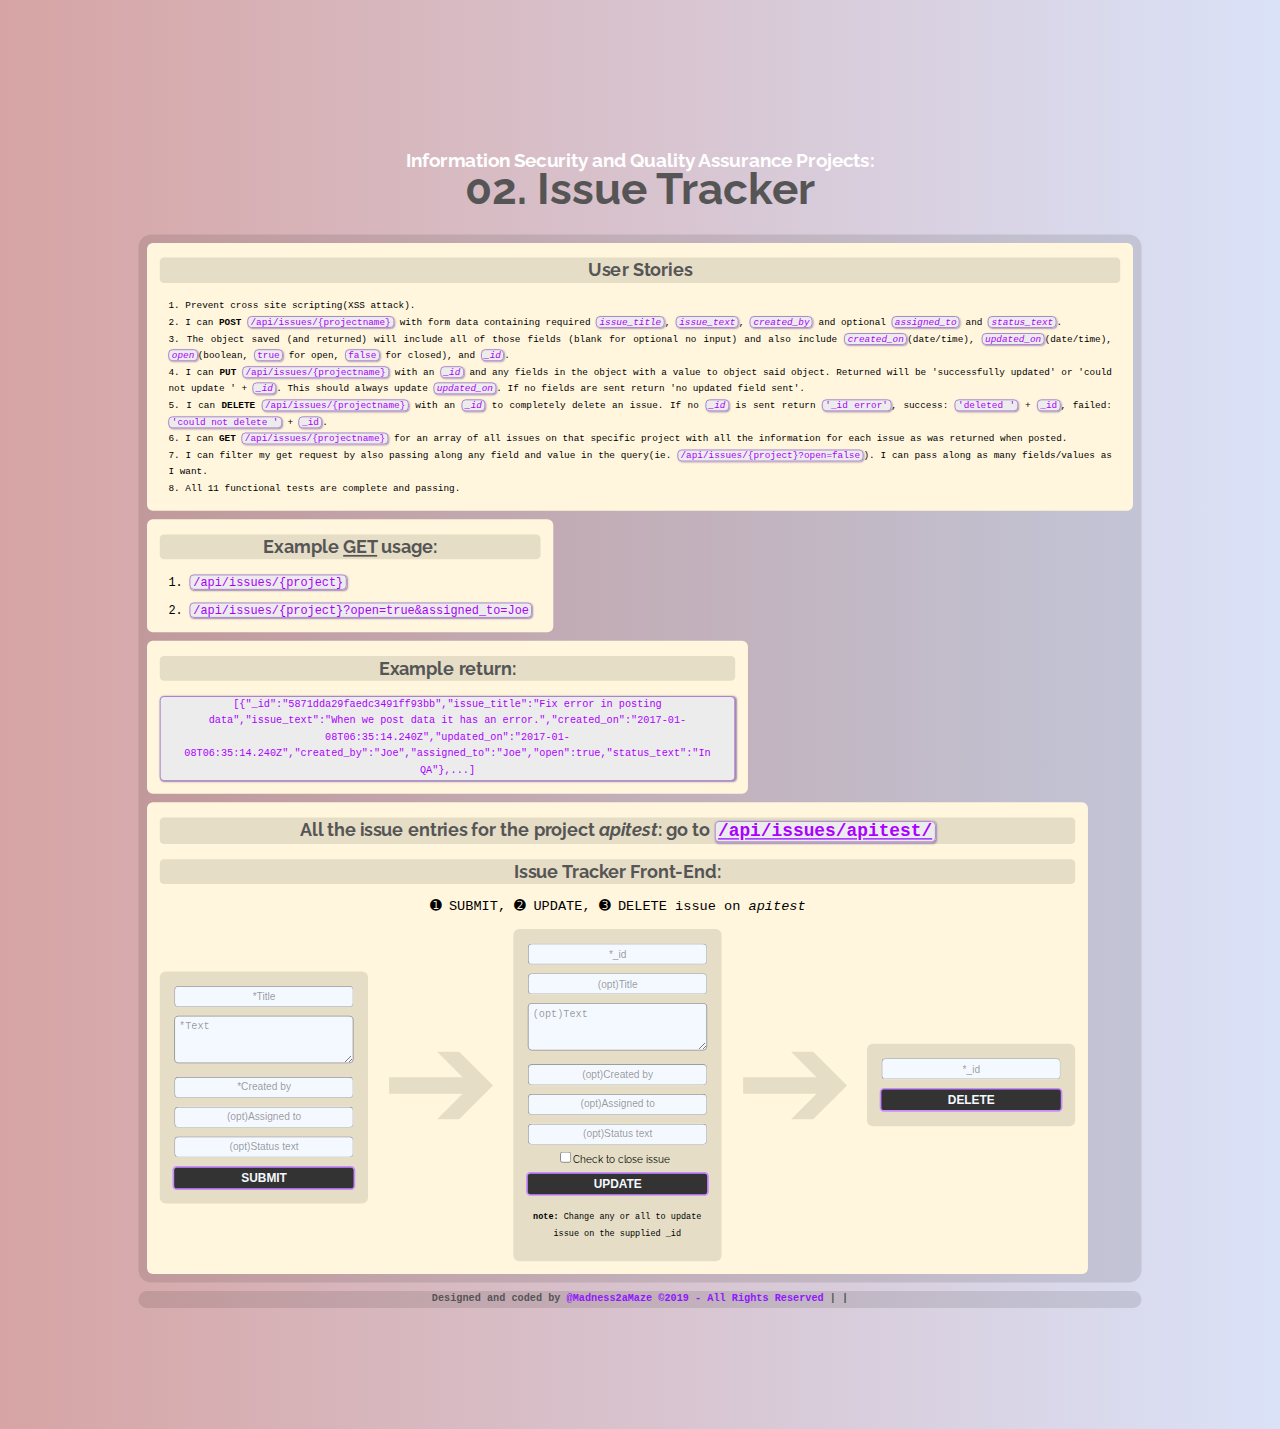
<file: views/index.html>
<!DOCTYPE html>

<html>
<head>
    <title>Welcome to Glitch!</title>
    <meta name="description" content="A cool thing made with HyperDev">
    <link rel="stylesheet" href="https://use.fontawesome.com/releases/v5.1.0/css/all.css" integrity="sha384-lKuwvrZot6UHsBSfcMvOkWwlCMgc0TaWr+30HWe3a4ltaBwTZhyTEggF5tJv8tbt" crossorigin="anonymous" type="text/css">
    <link id="favicon" rel="icon" href="https://hyperdev.com/favicon-app.ico" type="image/x-icon">
    <meta charset="utf-8">
    <meta http-equiv="X-UA-Compatible" content="IE=edge">
    <meta name="viewport" content="width=device-width, initial-scale=1">
    <link href="https://fonts.googleapis.com/css?family=Raleway|Roboto" rel="stylesheet" type="text/css">
    <link rel="stylesheet" href="/public/style.css" type="text/css">
</head>

<body>
    <div id="title">
        <h6>Information Security and Quality Assurance Projects:</h6>

        <h1>02. Issue Tracker</h1>
    </div>

    <div class="container">
        <div id="content">
            <div class="section">
            <div id="userstories">
                <h2>User Stories</h2>

                <ol class="user-stories">
                    <li>Prevent cross site scripting(XSS attack).</li>

                    <li>I can <b>POST</b> <code>/api/issues/{projectname}</code> with form data containing required <code><i>issue_title</i></code>, <code><i>issue_text</i></code>, <code><i>created_by</i></code> and optional <code><i>assigned_to</i></code> and <code><i>status_text</i></code>.</li>

                    <li>The object saved (and returned) will include all of those fields (blank for optional no input) and also include <code><i>created_on</i></code>(date/time), <code><i>updated_on</i></code>(date/time), <code><i>open</i></code>(boolean, <code>true</code> for open, <code>false</code> for closed), and <code><i>_id</i></code>.</li>

                    <li>I can <b>PUT</b> <code>/api/issues/{projectname}</code> with an <code><i>_id</i></code> and any fields in the object with a value to object said object. Returned will be 'successfully updated' or 'could not update ' + <code><i>_id</i></code>. This should always update <code><i>updated_on</i></code>. If no fields are sent return 'no updated field sent'.</li>

                    <li>I can <b>DELETE</b> <code>/api/issues/{projectname}</code> with an <code><i>_id</i></code> to completely delete an issue. If no <code><i>_id</i></code> is sent return <code>'_id error'</code>, success: <code>'deleted '</code> + <code>_id</code>, failed: <code>'could not delete '</code> + <code>_id</code>.</li>

                    <li>I can <b>GET</b> <code>/api/issues/{projectname}</code> for an array of all issues on that specific project with all the information for each issue as was returned when posted.</li>

                    <li>I can filter my get request by also passing along any field and value in the query(ie. <code>/api/issues/{project}?open=false</code>). I can pass along as many fields/values as I want.</li>

                    <li>All 11 functional tests are complete and passing.</li>
                </ol>
              </div>
            </div>
          <div class="section">
            <h2>Example <u>GET</u> usage:</h2>
            <ol class="examples">
              <li><code>/api/issues/{project}</code></li>
              <li><code>/api/issues/{project}?open=true&amp;assigned_to=Joe</code></li>
            </ol>
          </div>
          <div class="section">
            <h2>Example return:</h2>
            <div class="returned">
              <code>[{"_id":"5871dda29faedc3491ff93bb","issue_title":"Fix error in posting data","issue_text":"When we post data it has an error.","created_on":"2017-01-08T06:35:14.240Z","updated_on":"2017-01-08T06:35:14.240Z","created_by":"Joe","assigned_to":"Joe","open":true,"status_text":"In QA"},...]</code>
            </div>
          </div>
          <div class="section">
            <h2 id="apiTest">All the issue entries for the project <i>apitest</i>: go to <a href="/apitest/"><code>/api/issues/apitest/</code></a></h2>
            <h2>Issue Tracker Front-End:</h2>
            <p>&#10122; SUBMIT, &#10123; UPDATE, &#10124; DELETE issue on <i>apitest</i></p>
            <div id="testui">
             
              <div class="sub-section submit">
              
                <form id="testForm" class="border">
                    <input type="text" name="issue_title" placeholder="*Title" ><br>
                    <textarea type="text" name="issue_text" placeholder="*Text" ></textarea><br>
                    <input type="text" name="created_by" placeholder="*Created by" ><br>
                    <input type="text" name="assigned_to" placeholder="(opt)Assigned to"><br>
                    <input type="text" name="status_text" placeholder="(opt)Status text"><br>
                    <input type="submit" value="SUBMIT">
                </form>
              </div>
              <div class="next">
                <p>
                  &#10132;
                </p>
              </div>               
              <div class="sub-section update">
                <!-- <h3>UPDATE issue on <i>apitest</i> (Change any or all to update issue on the _id supplied)</h3> -->
                <form id="testForm2" class="border">
                    <input type="text" name="_id" placeholder="*_id" required=""><br>
                    <input type="text" name="issue_title" placeholder="(opt)Title"><br>
                    <textarea type="text" name="issue_text" placeholder="(opt)Text"></textarea><br>
                    <input type="text" name="created_by" placeholder="(opt)Created by"><br>
                    <input type="text" name="assigned_to" placeholder="(opt)Assigned to"><br>
                    <input type="text" name="status_text" placeholder="(opt)Status text"><br>
                    <label><input type="checkbox" name="open" value="false">Check to close issue</label><br>
                    <input type="submit" value="UPDATE">
                  <p><b>note:</b> Change any or all to update issue on the supplied _id</p>
                </form>
                
              </div>
              <div class="next">
                <p>
                  &#10132;
                </p>
              </div>  
              <div class="sub-section delete">

                <form id="testForm3" class="border">
                  <input type="text" name="_id" placeholder="*_id"><br>
                   <input type="submit" value="DELETE">
                </form>
              </div>
              <div class="output">
                  <code id="jsonResult"></code>
              </div> 
            </div>
          </div>
        </div>
    </div>
  <div id="footer">
    <h5>Designed and coded by <a href="https://github.com/Madness2aMaze" target="_blank" id="footbar" title="©2019 Cătălin Anghel-Ursu @Madness2aMaze - All Rights Reserved">@Madness2aMaze ©2019 - All Rights Reserved</a> | <a href="https://codepen.io/Madness2aMaze/"
          title="More of my works" target="_blank"><i class="fab fa-codepen"></i></a> | <a href="https://www.freecodecamp.com/" target="_blank" title="FreeCodeCamp"><i class="fab fa-free-code-camp"></i></a>
    </h5>
  </div>
    <!-- Your web-app is https, so your scripts need to be too -->
  <script src="https://code.jquery.com/jquery-3.4.0.min.js" integrity="sha256-BJeo0qm959uMBGb65z40ejJYGSgR7REI4+CW1fNKwOg=" crossorigin="anonymous" type="text/javascript">
  </script>
  <script type="text/javascript">
    $(function() {
        $('#testForm').submit(function(e) {
          $.ajax({
            url: '/api/issues/apitest',
            type: 'post',
            data: $('#testForm').serialize(),
            success: function(data) {
              $('.output').css("display", "flex");
              $('.output p').css("margin", "10px 0 0 0");
              $('#jsonResult').text(JSON.stringify(data));
            }
          });
          e.preventDefault();
        });
        $('#testForm2').submit(function(e) {
          $.ajax({
            url: '/api/issues/apitest',
            type: 'put',
            data: $('#testForm2').serialize(),
            success: function(data) {
              $('.output').css("display", "flex");
              $('.output p').css("margin", "10px 0 0 0");
              $('#jsonResult').text(JSON.stringify(data));
            }
          });
          e.preventDefault();
        });
        $('#testForm3').submit(function(e) {
          $.ajax({
            url: '/api/issues/apitest',
            type: 'delete',
            data: $('#testForm3').serialize(),
            success: function(data) {
              $('.output').css("display", "flex");
              $('.output p').css("margin", "10px 0 0 0");
              $('#jsonResult').text(JSON.stringify(data));
            }
          });
          e.preventDefault();
        });
    });
  </script>
  </body>
</html>
</file>
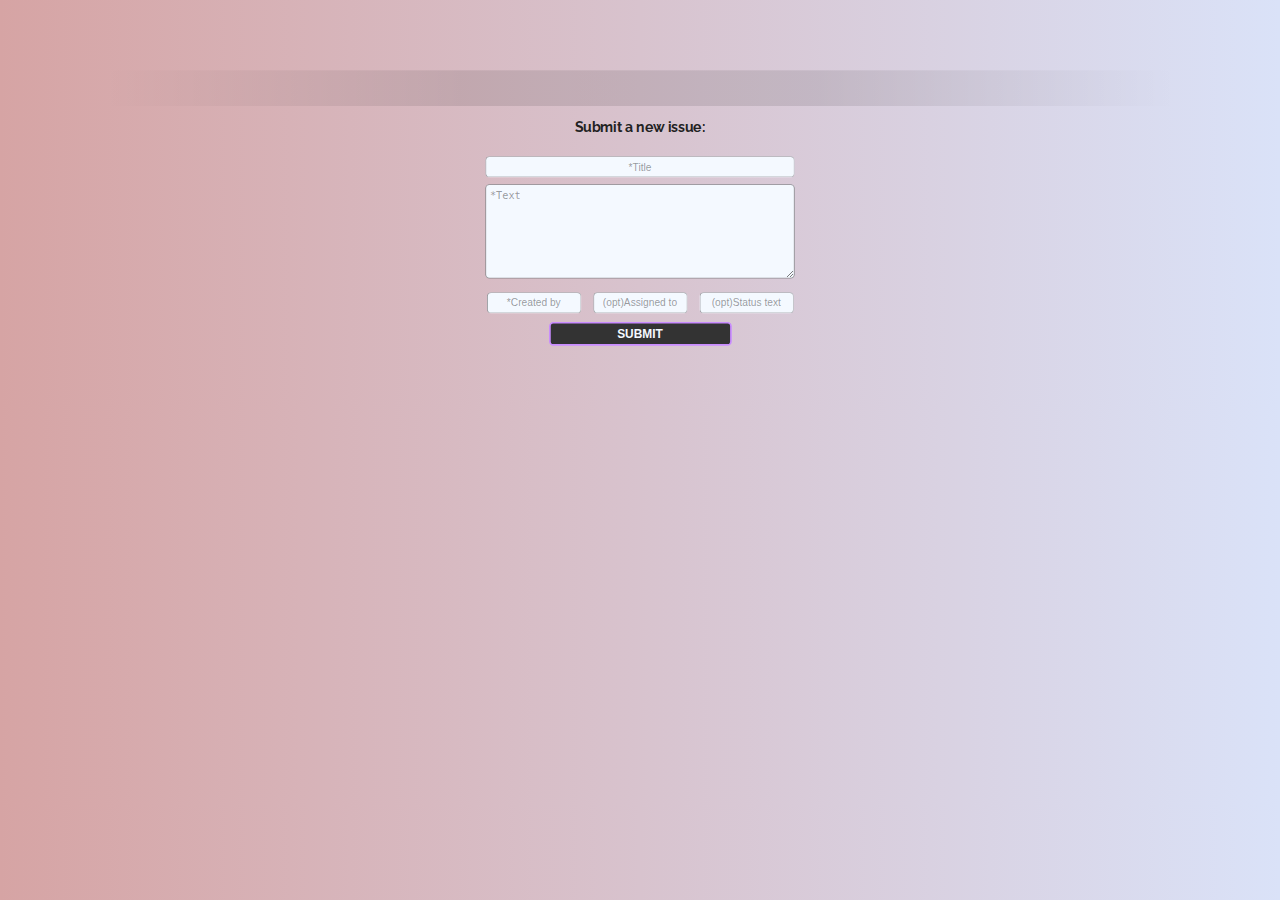
<file: views/issue.html>
<!DOCTYPE html>
<html>
  <head>
    <title>Welcome to HyperDev!</title>
    <meta name="description" content="A cool thing made with HyperDev">
    <link id="favicon" rel="icon" href="https://hyperdev.com/favicon-app.ico" type="image/x-icon">
    <meta charset="utf-8">
    <meta http-equiv="X-UA-Compatible" content="IE=edge">
    <meta name="viewport" content="width=device-width, initial-scale=1">
    <link href="https://fonts.googleapis.com/css?family=Raleway|Roboto" rel="stylesheet" type="text/css">
    <link rel="stylesheet" href="/public/style.css" type="text/css">
  </head>
  <body>
    <header>
      <h1 id="projectTitle"></h1>
    </header>
    <center>
      <div class="new-section">
        <div id="submitNewIssue">
          <h3>Submit a new issue:</h3>
          <form id="newIssue" method="post" action="/api/">
            <input type="text" name="issue_title" placeholder="*Title" style="width: 353px; margin-bottom: 3px;" required><br>
            <textarea type="text" name="issue_text" placeholder="*Text" style="width: 353px; height: 100px;" required></textarea><br>
            <input type="text" name="created_by" placeholder="*Created by" style="width: 100px" required>
            <input type="text" name="assigned_to" placeholder="(opt)Assigned to" style="width: 100px">
            <input type="text" name="status_text" placeholder="(opt)Status text" style="width: 100px"><br>
            <input type="submit" value="SUBMIT">
          </form>
        </div>
      </div>  
      <div id="issueDisplay"></div>
    </center>
    
    <script src="https://code.jquery.com/jquery-3.4.0.min.js" integrity="sha256-BJeo0qm959uMBGb65z40ejJYGSgR7REI4+CW1fNKwOg=" crossorigin="anonymous" type="text/javascript"></script>
    <script>
      $(function() {
        var currentProject = window.location.pathname.replace(/\//g, "");
        var url = "/api/issues/" + currentProject;
        $('#projectTitle').text('All issue entries for the project: ' + currentProject);        
        $('#submitNewIssue h3').css("color", "#555");
        $.ajax({
          type: "GET",
          url: url,
          success: function(data)
          {
            var issues= [];
            data.forEach(function(ele) {
              console.log(ele);
              var openstatus;
              (ele.open) ? openstatus = 'open' : openstatus = 'closed';
              var single = [
                '<div class="issue ' + openstatus + '">',
                '<p class="id id-code"><b>id:</b> ' + ele._id + '</p>',
                '<h3 class="issueTitle">' + ele.issue_title + ' -  (' + openstatus + ')</h3>',
                '<p class="issueText"><b>Details:</b> ' + ele.issue_text + '</p>',
                '<p class="id"><b>Status:</b> ' + ele.status_text + '</p>',
                '<p class="id"><b>Created by:</b> ' + ele.created_by + '  <b>Assigned to:</b> ' + ele.assigned_to,
                '<br>',
                '<b>Created on:</b> ' + ele.created_on + '  <b>Last updated:</b> ' + ele.updated_on + '</p>',
                '<hr style="border-color: transparent">',
                '<a href="#" class="closeIssue" id="' + ele._id + '">close?</a> <a href="#" class="deleteIssue" id="' + ele._id + '">delete?</a>',
                '</div>'                
              ];
              issues.push(single.join(''));
            });
            $('#issueDisplay').html(issues.join(''));
          }
        });
        
        $('#newIssue').submit(function(e){
          e.preventDefault();
          $(this).attr('action', "/api/issues/" + currentProject);
          $.ajax({
            type: "POST",
            url: url,
            data: $(this).serialize(),
            success: function(data) { window.location.reload(true); }
          });
        });
        
        $('#issueDisplay').on('click', '.closeIssue', function(e) {
          var url = "/api/issues/" + currentProject;
          $.ajax({
            type: "PUT",
            url: url,
            data: {_id: $(this).attr('id'), open: false},
            success: function(data) { alert(data); window.location.reload(true); }
          });
          e.preventDefault();
        });
        $('#issueDisplay').on('click', '.deleteIssue', function(e) {
          var url = "/api/issues/" + currentProject;
          $.ajax({
            type: "DELETE",
            url: url,
            data: {_id: $(this).attr('id')},
            success: function(data) { 
              alert(data); window.location.reload(true); 
              $('#issueDisplay').css("opacity", "0");
            }
          });
          e.preventDefault();
        });
      });
   </script>
  </body>
</html>
</file>
<file: public/style.css>
/*===============styling for issue.html===============*/

#projectTitle {
  padding: 21px;
  font-size: 52px;
  color: #555;
  margin-top: 3.5%;
  margin-bottom: 0;
  color: #f8f8f8;
  background: rgba(0, 0, 0, .1); /* fallback for old browsers */
  background: -webkit-linear-gradient(to right, rgba(0, 0, 0, 0), rgba(0, 0, 0, .1), rgba(0, 0, 0, .1), rgba(0, 0, 0, 0));  /* Chrome 10-25, Safari 5.1-6 */
  background: linear-gradient(to right, rgba(0, 0, 0, 0), rgba(0, 0, 0, .1), rgba(0, 0, 0, .1), rgba(0, 0, 0, 0)); /* W3C, IE 10+/ Edge, Firefox 16+, Chrome 26+, Opera 12+, Safari 7+ */
}

#issueDisplay {
  font-family: monospace;
  display: flex;
  flex-wrap: wrap;
  padding: 10px 10px 10px 35px;
}

.issue {  
  margin: 10px;
  padding: 15px;
  width: 30%;
  border-radius: 15px;
  border: 2px solid #f8f8f8; 
  background-color: rgba(255, 255, 255, .5);
  box-shadow: 2px 2px 3px 0px #a48bb5;  
}

.closed {
  border: 2px solid #333;
  background-color: rgba(0, 0, 0, .1);
  opacity: .7;
}

.id {
  margin: 2px;
  margin-bottom: 0;
  padding: 1px;
  color: #555;
  background-color: rgba(255, 255, 255, .3);
  font-size: 11px;
}

.id-code {
  margin: 2px;  
  padding: 5px;
  color: #fff;
  border-radius: 5px 5px 0 0;
  background-color: rgba(0, 0, 0, .2);=
  transition: .2s;
}

.issueTitle {
  margin: 2px;
  margin-bottom: 0;
  padding: 2px;
  color: #555;
  background-color: rgba(255, 246, 221, 1);  
}

.issueText {
  margin: 2px;
  margin-bottom: 0;
  padding: 2px;
  color: #555;
  background-color: rgba(255, 246, 221, 1); 
  font-size: 13px;
}

.closeIssue {
  margin-right: 2px;
  padding: 5px;
  color: #555;
  font-size: 11px;
  border-radius: 5px;
  border: 1px solid rgba(0, 0, 0, .4);;
  background-color: #fff;
  text-decoration: none;
  transition: .2s;
}

.closeIssue:hover {
  color: #fff;
  background-color: #555;
  transition: .2s;
}

.deleteIssue {
  margin-left: 2px;
  padding: 5px;
  color: #ff5e5e;
  font-size: 11px;
  border-radius: 5px;
  border: 1px solid #ff5e5e;
  background-color: #fff;
  text-decoration: none;
  transition: .2s;
}

.deleteIssue:hover {
  color: #fff;
  background-color: #ff5e5e;
  transition: .2s;  
}

/*====================================styling for index.html====================================*/

body {
	font-family: 'Raleway', sans-serif;
	font-size: 14px;
	color: #222;
	text-align: center;
	line-height: 1.4em;
  /*background: #616a72;*/
  /*background: #000a15;*/
  background: #DAE2F8;  /* fallback for old browsers */
  background: -webkit-linear-gradient(to right, #D6A4A4, #DAE2F8);  /* Chrome 10-25, Safari 5.1-6 */
  background: linear-gradient(to right, #D6A4A4, #DAE2F8); /* W3C, IE 10+/ Edge, Firefox 16+, Chrome 26+, Opera 12+, Safari 7+ */

}


ol {
	list-style-position: inside;
}
ul {
	list-style-type: none;
}

a {
	color: #a941ff;
}

label {
  margin-right: 10px;
}

input {
  padding: 5px;
}

input[type=text] {
  width: 220px;
  text-align: center;
}


#title h1{
  color: #555;
  margin: 3.5%;
  font-size: 52px;
}

#title h6{
  color: #fff;
  margin-bottom: -2.5%;
  font-size: 22px;
}

.container {
  padding: 0;
  max-width: 1180.5px;
  margin: 0 auto;
}

#content {
  color: #ececec;
  display: flex;
  flex-wrap: wrap;
  padding: 5px;
  border-radius: 15px;  
  background: rgba(0, 0, 0, .1);
  /*background: -webkit-linear-gradient(to right, #faaca8, #ddd6f3);  /* Chrome 10-25, Safari 5.1-6 */
  /*background: linear-gradient(to right, #faaca8, #ddd6f3); /* W3C, IE 10+/ Edge, Firefox 16+, Chrome 26+, Opera 12+, Safari 7+ */
}

.section {
  color: #000;
  margin: 5px;
  padding: 0px 15px 15.5px 15.5px;
  border-radius: 7px;
  background: #fff6dd;
}

.section h2 {
  color: #555;
  padding: 5px;
  background: rgba(0, 0, 0, .1);
  border-radius: 5px;
}

#apiTest a {
  transition: 0.2s;
}

#apiTest a:hover {
  color: #fff;
  transition: 0.2s;
}

.section h3 {
  color: #555;
  padding: 2px;
  background: rgba(255, 255, 255, .8);
}

.section p {
  font-family: monospace;
  font-size: 16px;
}

.user-stories {
  font-family: monospace;
  font-size: 11px;
  position: relative;
  text-align: justify;
  max-width: 1160px;
  margin: 10px 10px 0px 0px;
  padding-left: 10px;
}

.examples {
  margin: 10px 10px 0px -30px;
  font-family: monospace;
  position: relative;
  text-align: justify;
}

.examples li {
  margin-top: 1em;
}

.returned {
  display: flex;
  flex-wrap: wrap;
  justify-content: center;
  max-width: 676.5px;
}

.returned code {
  font-family: monospace;
  font-size: 12px;
  word-wrap: break-word;
}


#testui {
  display: flex;
  flex-wrap: wrap;
  justify-content: center;
}

.output {
  display: none;
  margin-top: 20px;
  padding: 15px;
  border-radius: 7px;
  flex-wrap: wrap;
  justify-content: center;  
  background: rgba(0, 0, 0, .1);
  transition: .5s;
}

#result {
  display: flex;
  flex-wrap: wrap;
  justify-content: center;  
  font-size: 14px;
  max-width: 300px;
}

#json {
  margin: 0;
  display: flex;
  font-size: 12px;
  flex-wrap: wrap; 
  max-width: 300px;
}

#jsonResult {
  word-wrap: break-word;
}


code {
  color: #ab00ff;
  border: 1px solid #a076c5;
  border-radius: 5px;
  padding: 0px 3px 0px 3px;
  background-color: #ececec;
  box-shadow: 1px 1px 2px 0px #a48bb5;
}

.sub-section {
  justify-content: center;
  margin: 0 auto;
  padding: 10px;
  border-radius: 7px;
  background: rgba(0, 0, 0, .1);
  max-width: 250px;  
}

.sub-section p {
  max-width: 220px; 
  font-size: 10px;
}

.submit {
  margin-top: 50px;
  height: 253px;
}

.update {
}

.delete {
  margin-top: 135px;
  height: 77px;
}

.next {
  margin: 15px;
}

.next p {  
  color: rgba(0, 0, 0, .1);
  font-size: 167.5px;
}


form {
  border: 2px solid transparent;
  background: none;
  border-radius: 5px;
  margin: 0;
  padding: 0;
  transition: .2s;
}

form label {
  font-size: 12px;
}

#testForm {
}

#testForm2 {
}

#testForm3 {
}


#testForm2 input[type=submit]:hover {
  color: #71bc40;
  border: 2px solid #71bc40;
  background-color: #f4f9ff;
  transition: .2s;  
}


#testForm3 input[type=submit]:hover {
  color: #ff8c8c;
  border: 2px solid #ff8c8c;
  background-color: #f4f9ff;
  transition: .2s;  
}

#testForm:hover {
  background: rgba(201, 140, 255, .5);
  transition: .2s;
}

#testForm2:hover {
  background: rgba(135, 216, 82, .5);
  transition: .2s;
}

#testForm3:hover {
  background: rgba(255, 140, 140, .5);
  transition: .2s;
}


input[type=text]  {
  margin: 5px;
  width: 200px;
  font-size: 12px;
  padding: 4.5px;
  color: #0b1928;  
  background-color: #f4f9ff;
  border-radius: 5px 5px 5px 5px;
  border-color: rgba(0, 0, 0, .4);
  border-width: 1px;
/*border-right: none;*/
  outline: none;
}

input[type=text]:active, input[type=text]:focus {
  border: 1px solid #c98cff;
  /*border-right: none;*/
  color: #0b1928; 
  box-shadow: 0px 0px 0px 3px #DAE2F8;
  transition: .2s;
  outline: none;
}

textarea {
  margin: 5px;
  width: 200px;
  height: 45px;
  font-size: 12px;
  padding: 4.5px;
  color: #0b1928;  
  background-color: #f4f9ff;
  border: 1px solid #c98cff;
  border-radius: 5px 5px 5px 5px;
  border-color: rgba(0, 0, 0, .4);
 /*border-right: none;*/
  outline: none;
}

textarea:active, textarea:focus {
  border: 1px solid #c98cff;
  /*border-right: none;*/
  color: #0b1928;
  background-color: #fff;  
  box-shadow: 0px 0px 0px 3px #DAE2F8;
  transition: .2s;
  outline: none;
}

input[type=text]::placeholder, textarea::placeholder  {
  color: rgba(0, 0, 0, .4);
}

input[type=submit]  {
  color: #f4f9ff;
  width: 215px;
  font-weight: bold;
  margin: 5px auto; 
  border-radius: 5px 5px 5px 5px;
  font-size: 14px;
  padding: 4px 10px 4px 10px;
  border: 2px solid #c98cff;  
  background-color: #333;
  transition: .2s;
}

input[type=submit]:hover {
  color: #333;
  border: 2px solid #c98cff;
  background-color: #f4f9ff;
  transition: .2s;  
}

input[type=submit]:active, input[type=submit]:focus {
  border: 2px solid #c98cff;
  box-shadow: 0px 0px 0px 5px #DAE2F8;
  transition: .2s;
  outline: none;
}

button {
  cursor: pointer;
  padding: 0px;
  margin-bottom: 10px;
  font-size: 14px;
  border-width: 0px;
  border-bottom: 2px #a076c5 solid;
  background: transparent;
  transition: .15s;
}

button:hover {
  transition: .15s;
  border-bottom: 2px #fff solid;
}

button a {  
  color: #fff;
  text-decoration: none;
  transition: .15s;
}

button a:hover {
  color: #a076c5;
  transition: .15s;
}

#footer {
  font-family: monospace;
  max-width: 1180.5px;
  margin: 0 auto;
  margin-top: 10px;
  border-radius: 15px;
  background: rgba(0, 0, 0, .1);
}
 
#footer h5 {
  margin-top: 0;
  font-size: 12px;
  color: #555;
}
#footer a {
  color: #9116ff;
  transition: 0.2s;
  text-decoration: none;
}
#footer a:hover {
  color: #fff;
  transition: 0.2s;
}


::-webkit-scrollbar {
  background: #DAE2F8;
  width: 10px;  
}

::-webkit-scrollbar-track {
  margin-top: 10px;
  margin-bottom: 10px;
}

::-webkit-scrollbar-thumb {  
  background: rgba(0, 0, 0, .2);
  border-radius: 15px;
}


@media (max-width: 1280px) {
  body {
    transform: scale(.85, .85);
  }
 
}

@media (max-width: 960px) {
  body {
    font-size: 10px;
  }
  #title h1{
    margin: 3.5%;
    font-size: 32px;
  }
  #title h6{
   margin-bottom: -2.5%;
    font-size: 14px;
  }
    h1 {
      font-size: 2em;
    }
  }
</file>
